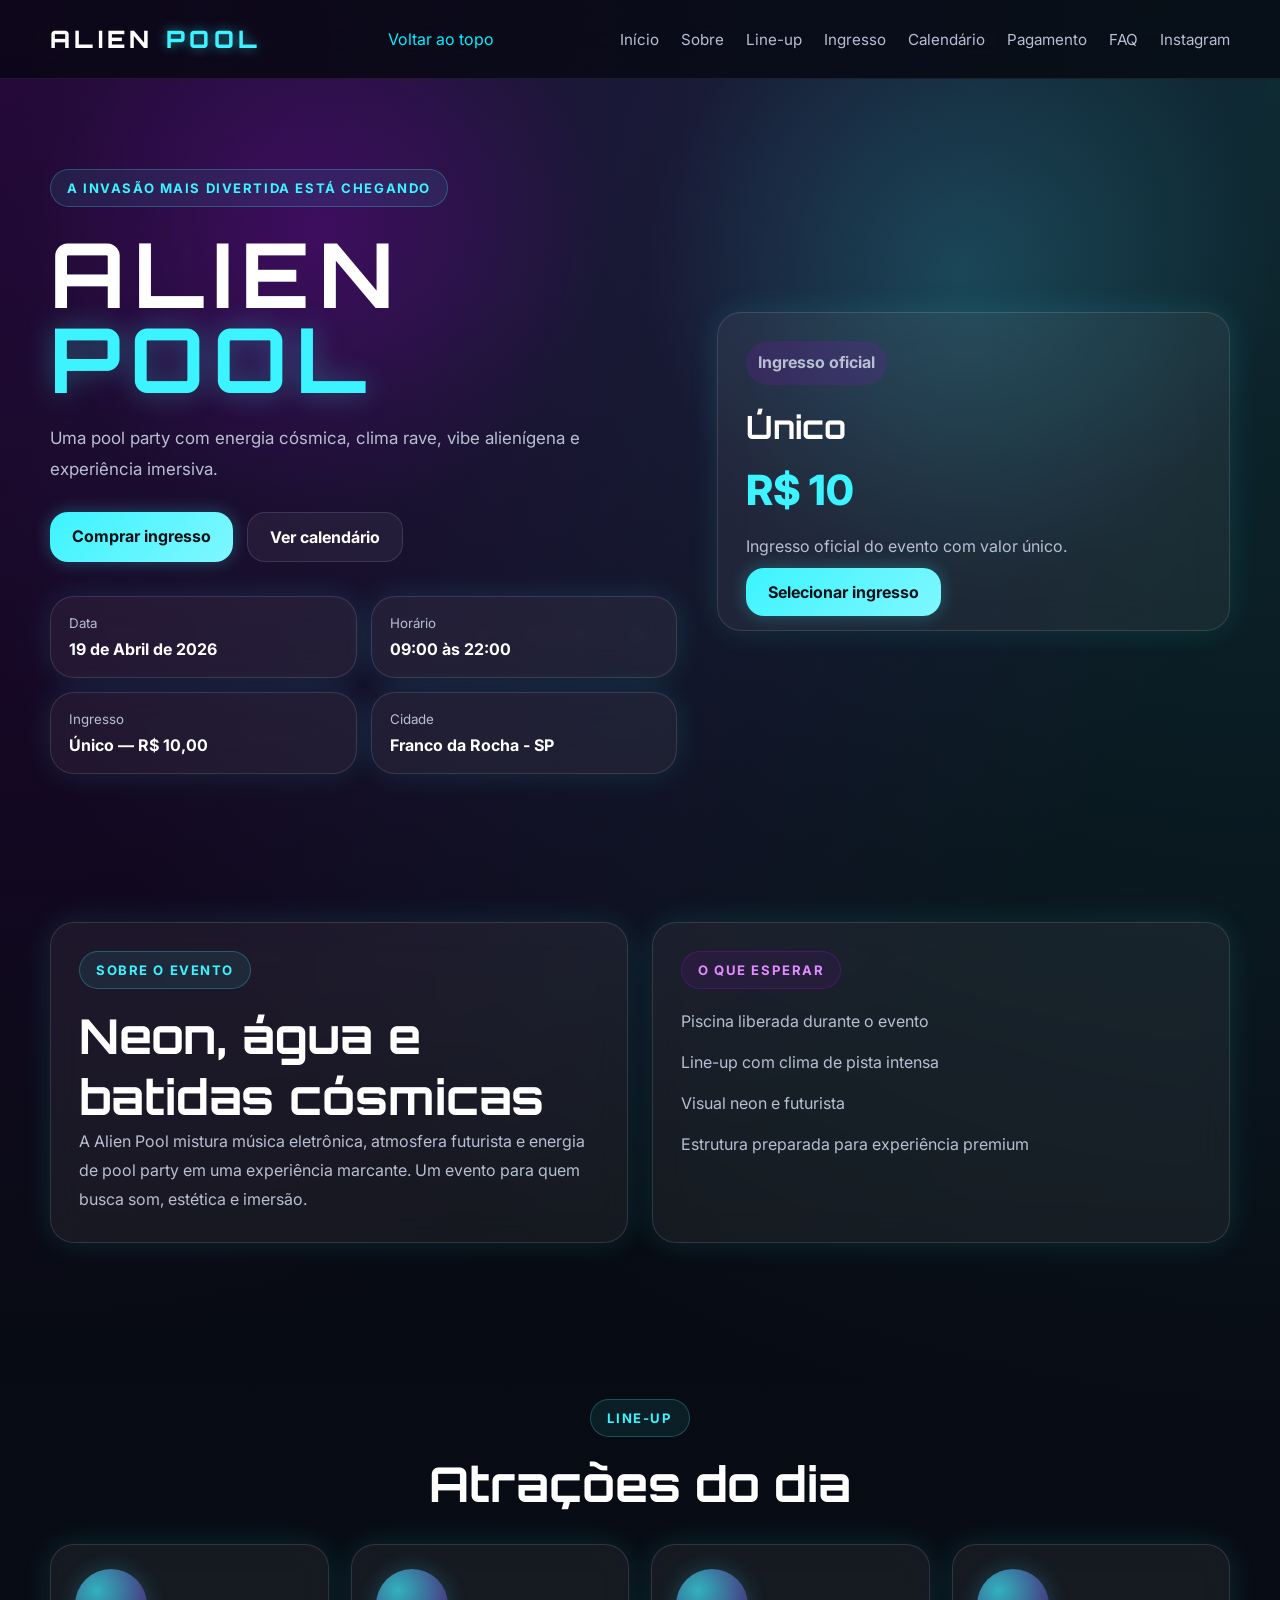
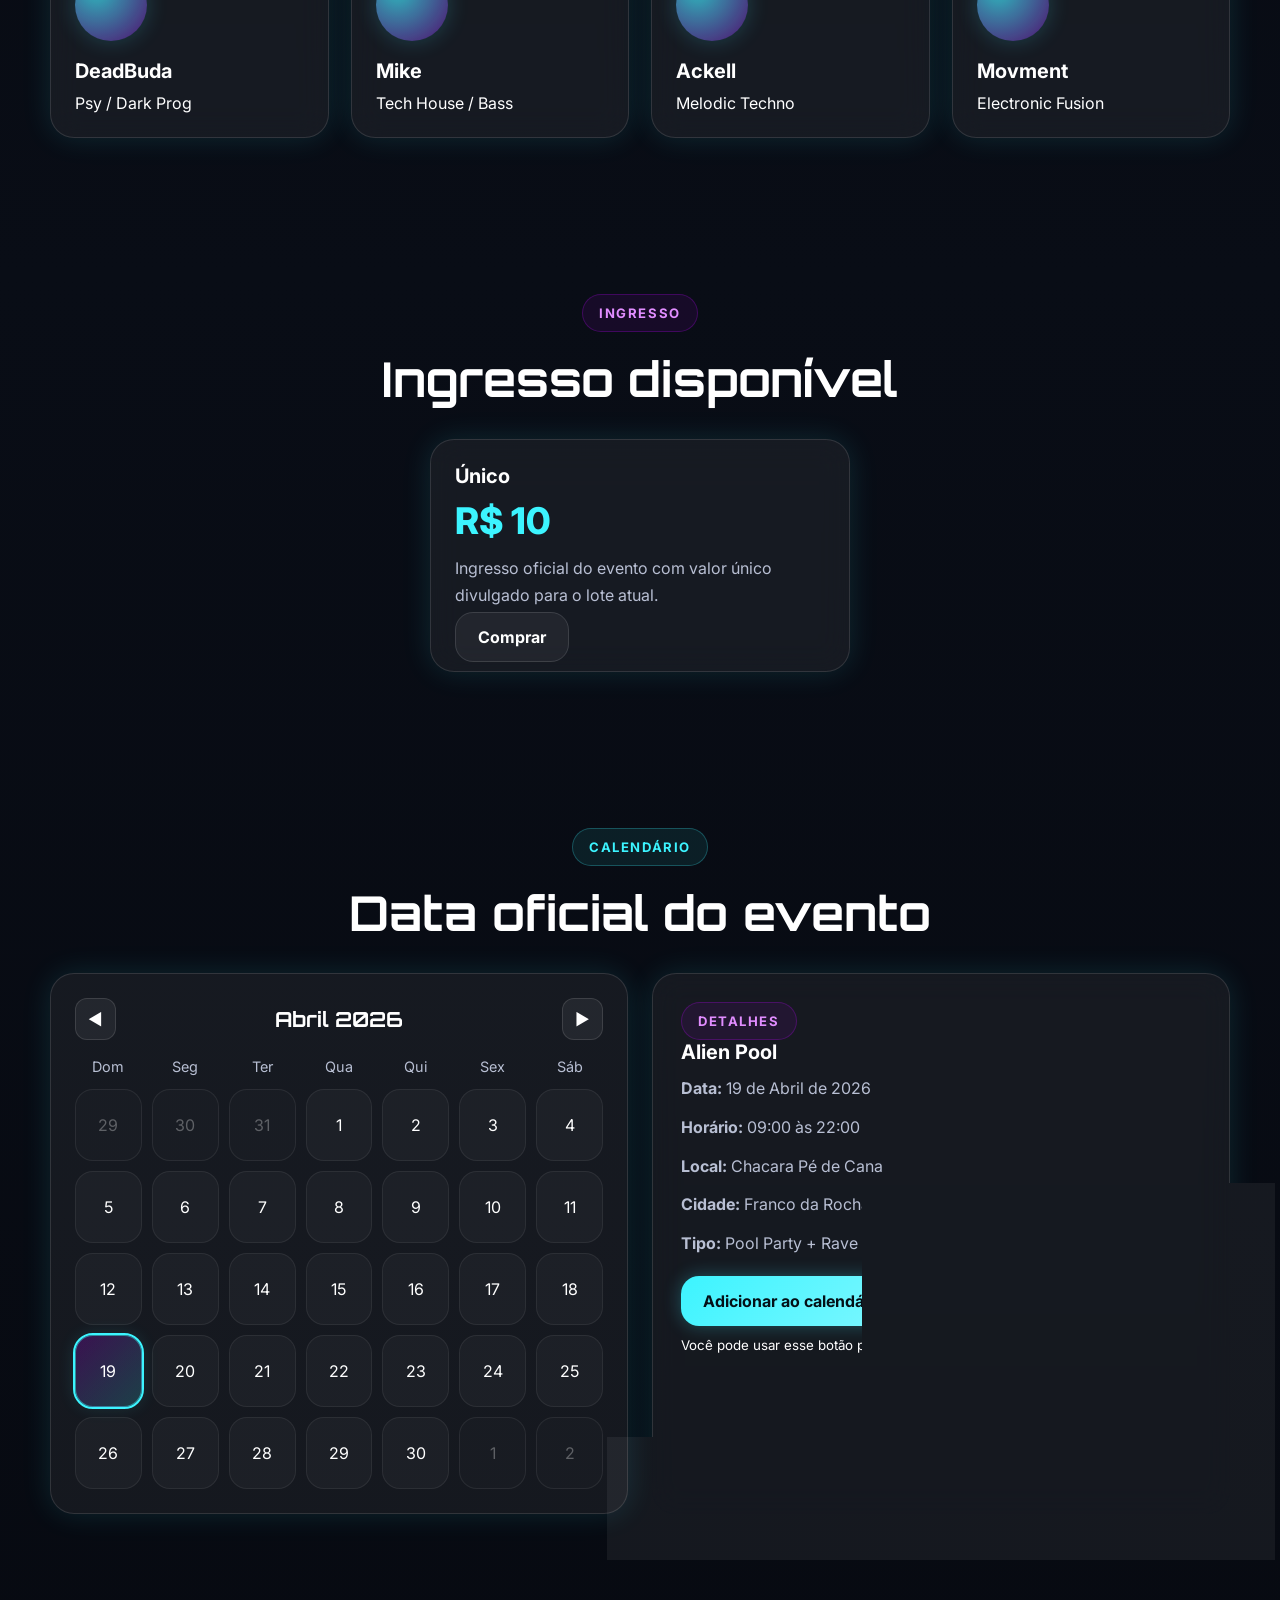
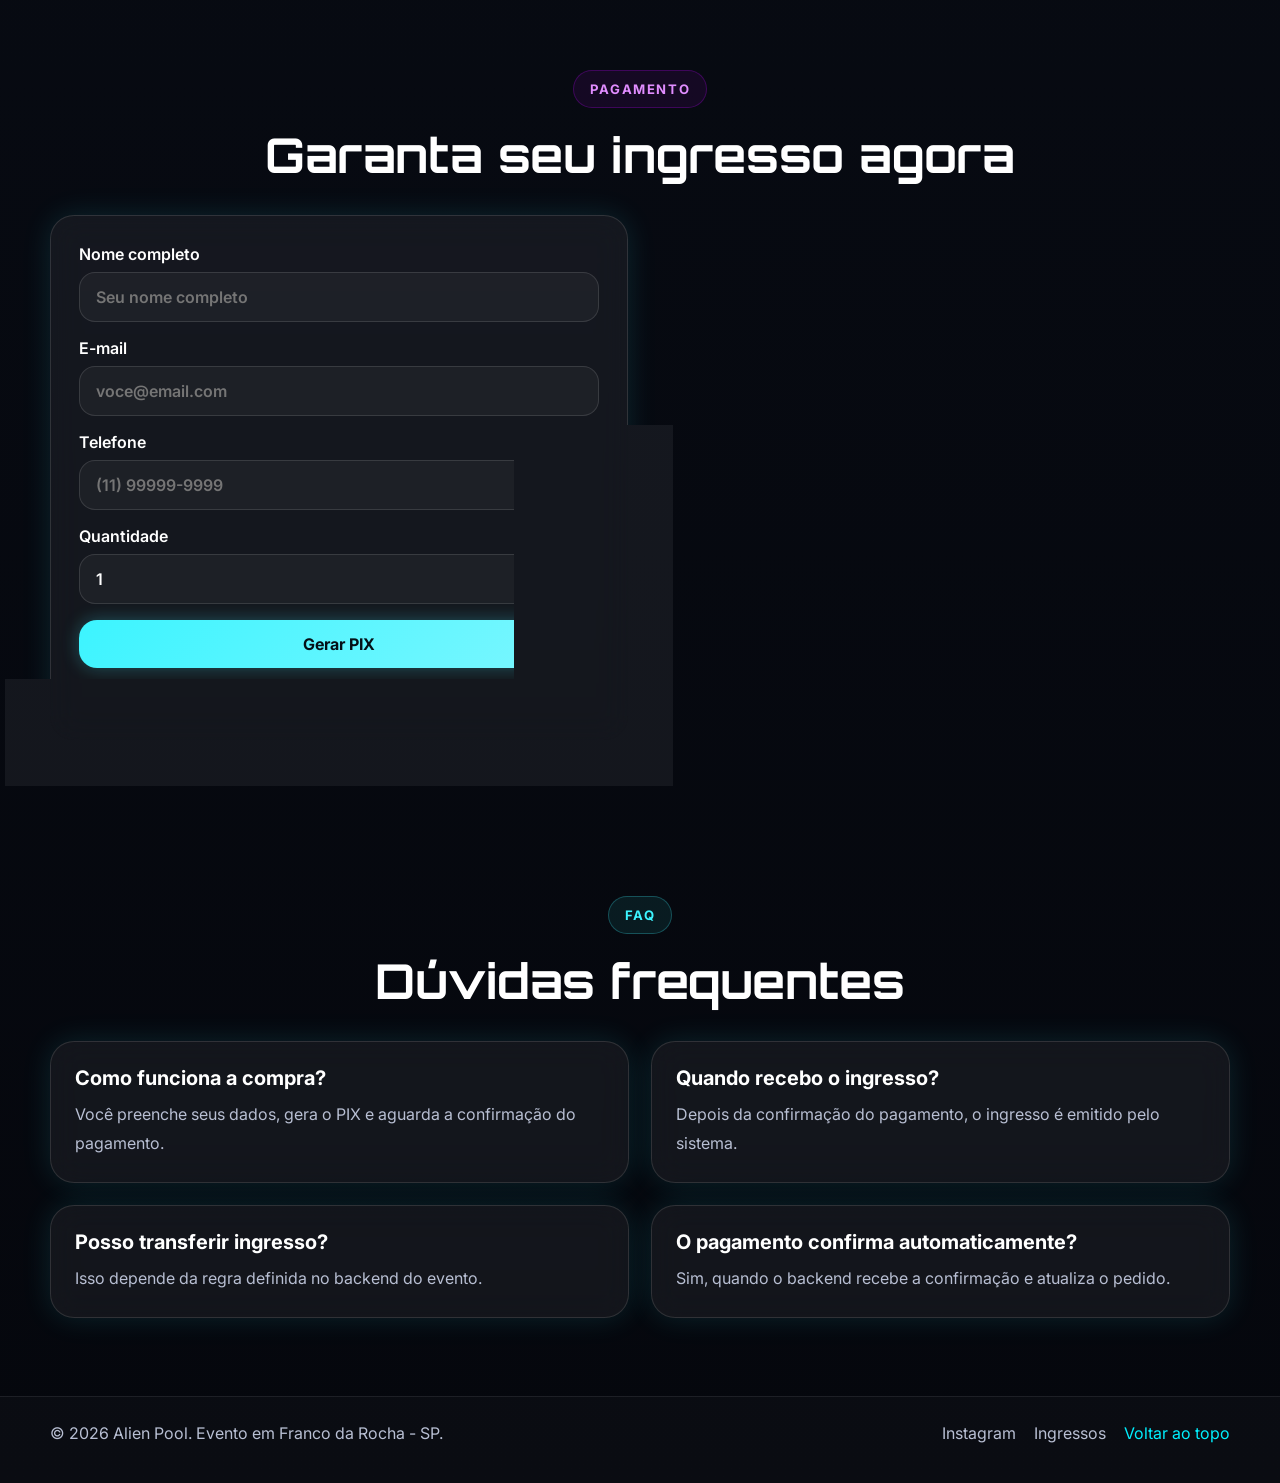
<file: index.html>
<!DOCTYPE html>
<html lang="pt-BR">
<head>
  <meta charset="UTF-8" />
  <meta name="viewport" content="width=device-width, initial-scale=1.0" />
  <title>Alien Pool | Ingressos</title>
  <meta name="description" content="Alien Pool — Festa eletrônica na piscina com temática alienígena." />

  <link rel="preconnect" href="https://fonts.googleapis.com">
  <link rel="preconnect" href="https://fonts.gstatic.com" crossorigin>
  <link href="https://fonts.googleapis.com/css2?family=Orbitron:wght@400;600;700;800&family=Inter:wght@400;500;600;700&display=swap" rel="stylesheet">

  <link rel="stylesheet" href="css/style.css" />
</head>
<body>
  <header class="site-header" id="topo">
    <div class="container nav-wrap">
      <a href="#hero" class="logo">ALIEN <span>POOL</span></a>

      <button type="button" id="backToTopBtn" class="back-to-top">Voltar ao topo</button>

      <nav class="nav" id="mainNav">
        <a href="#hero">Início</a>
        <a href="#sobre">Sobre</a>
        <a href="#lineup">Line-up</a>
        <a href="#ingressos">Ingresso</a>
        <a href="#calendario">Calendário</a>
        <a href="#checkout">Pagamento</a>
        <a href="#faq">FAQ</a>
        <a href="https://www.instagram.com/alienpoolpvt" target="_blank" rel="noopener noreferrer">Instagram</a>
      </nav>
    </div>
  </header>

  <main>
    <section class="hero" id="hero">
      <div class="hero-bg"></div>

      <div class="container hero-grid">
        <div class="hero-content reveal">
          <span class="tag">A invasão mais divertida está chegando</span>

          <h1>ALIEN <span>POOL</span></h1>

          <p>
            Uma pool party com energia cósmica, clima rave, vibe alienígena e experiência imersiva.
          </p>

          <div class="hero-actions">
            <a href="#checkout" class="btn btn-primary">Comprar ingresso</a>
            <a href="#calendario" class="btn btn-secondary">Ver calendário</a>
          </div>

          <div class="hero-info">
            <div class="info-card">
              <small>Data</small>
              <strong>19 de Abril de 2026</strong>
            </div>

            <div class="info-card">
              <small>Horário</small>
              <strong>09:00 às 22:00</strong>
            </div>

            <div class="info-card">
              <small>Ingresso</small>
              <strong>Único — R$ 10,00</strong>
            </div>

            <div class="info-card">
              <small>Cidade</small>
              <strong>Franco da Rocha - SP</strong>
            </div>
          </div>
        </div>

        <div class="hero-ticket reveal">
          <div class="ticket-card">
            <p class="ticket-badge">Ingresso oficial</p>
            <h2>Único</h2>
            <div class="ticket-price">R$ 10</div>
            <p>Ingresso oficial do evento com valor único.</p>
            <a href="#checkout" class="btn btn-primary">Selecionar ingresso</a>
          </div>
        </div>
      </div>
    </section>

    <section class="section" id="sobre">
      <div class="container two-col">
        <div class="panel reveal">
          <span class="section-tag">Sobre o evento</span>
          <h2>Neon, água e batidas cósmicas</h2>
          <p>
            A Alien Pool mistura música eletrônica, atmosfera futurista e energia de pool party em uma experiência marcante.
            Um evento para quem busca som, estética e imersão.
          </p>
        </div>

        <div class="panel reveal">
          <span class="section-tag secondary">O que esperar</span>
          <ul class="feature-list">
            <li>Piscina liberada durante o evento</li>
            <li>Line-up com clima de pista intensa</li>
            <li>Visual neon e futurista</li>
            <li>Estrutura preparada para experiência premium</li>
          </ul>
        </div>
      </div>
    </section>

    <section class="section" id="lineup">
      <div class="container">
        <div class="section-head reveal">
          <span class="section-tag">Line-up</span>
          <h2>Atrações do dia</h2>
        </div>

        <div class="card-grid">
          <article class="dj-card reveal">
            <div class="dj-avatar"></div>
            <h3>DeadBuda</h3>
            <p>Psy / Dark Prog</p>
          </article>

          <article class="dj-card reveal">
            <div class="dj-avatar"></div>
            <h3>Mike</h3>
            <p>Tech House / Bass</p>
          </article>

          <article class="dj-card reveal">
            <div class="dj-avatar"></div>
            <h3>Ackell</h3>
            <p>Melodic Techno</p>
          </article>

          <article class="dj-card reveal">
            <div class="dj-avatar"></div>
            <h3>Movment</h3>
            <p>Electronic Fusion</p>
          </article>
        </div>
      </div>
    </section>

    <section class="section" id="ingressos">
      <div class="container">
        <div class="section-head reveal">
          <span class="section-tag secondary">Ingresso</span>
          <h2>Ingresso disponível</h2>
        </div>

        <div class="ticket-grid">
          <article class="ticket-option reveal">
            <h3>Único</h3>
            <div class="value">R$ 10</div>
            <p>Ingresso oficial do evento com valor único divulgado para o lote atual.</p>
            <a href="#checkout" class="btn btn-secondary">Comprar</a>
          </article>
        </div>
      </div>
    </section>

    <section class="section" id="calendario">
      <div class="container">
        <div class="section-head reveal">
          <span class="section-tag">Calendário</span>
          <h2>Data oficial do evento</h2>
        </div>

        <div class="calendar-layout">
          <div class="calendar-box reveal">
            <div class="calendar-header">
              <button id="prevMonth" class="calendar-nav">◀</button>
              <h3 id="calendarMonth">Abril 2026</h3>
              <button id="nextMonth" class="calendar-nav">▶</button>
            </div>

            <div class="calendar-weekdays">
              <span>Dom</span>
              <span>Seg</span>
              <span>Ter</span>
              <span>Qua</span>
              <span>Qui</span>
              <span>Sex</span>
              <span>Sáb</span>
            </div>

            <div id="calendarDays" class="calendar-days"></div>
          </div>

          <div class="event-details panel reveal" id="eventDetails">
            <span class="section-tag secondary">Detalhes</span>
            <h3>Alien Pool</h3>
            <p><strong>Data:</strong> 19 de Abril de 2026</p>
            <p><strong>Horário:</strong> 09:00 às 22:00</p>
            <p><strong>Local:</strong> Chacara Pé de Cana</p>
            <p><strong>Cidade:</strong> Franco da Rocha - SP</p>
            <p><strong>Tipo:</strong> Pool Party + Rave</p>

            <div class="event-buttons">
              <button id="addCalendarBtn" class="btn btn-primary" type="button">Adicionar ao calendário</button>
              <a href="#checkout" class="btn btn-secondary">Reservar agora</a>
            </div>

            <small>Você pode usar esse botão para adicionar a data ao Google Calendar.</small>
          </div>
        </div>
      </div>
    </section>

    <section class="section" id="checkout">
      <div class="container">
        <div class="section-head reveal">
          <span class="section-tag secondary">Pagamento</span>
          <h2>Garanta seu ingresso agora</h2>
        </div>

        <div class="checkout-grid">
          <form id="checkoutForm" class="checkout-form panel reveal">
            <label>
              Nome completo
              <input type="text" id="name" placeholder="Seu nome completo" required />
            </label>

            <label>
              E-mail
              <input type="email" id="email" placeholder="voce@email.com" required />
            </label>

            <label>
              Telefone
              <input type="tel" id="phone" placeholder="(11) 99999-9999" required />
            </label>

            <label>
              Quantidade
              <input type="number" id="quantity" min="1" max="10" value="1" required />
            </label>

            <button type="submit" id="createOrderBtn" class="btn btn-primary full">Gerar PIX</button>
            <p class="form-note">Ao gerar o pedido, o sistema exibirá o QR Code PIX para pagamento.</p>
          </form>

          <aside class="order-summary panel reveal hidden" id="paymentSection">
            <span class="section-tag">PIX</span>
            <h3>Pagamento da Alien Pool</h3>

            <div class="pix-box">
              <img id="pixQrImage" alt="QR Code PIX" />
              <textarea id="pixCode" readonly placeholder="O código PIX aparecerá aqui"></textarea>
              <button type="button" id="copyPixBtn" class="btn btn-secondary full">Copiar código PIX</button>
            </div>

            <div class="summary-line">
              <span>Status</span>
              <strong id="paymentStatus">Aguardando geração</strong>
            </div>

            <div class="summary-line total">
              <span>Validade</span>
              <strong id="paymentExpiresAt">---</strong>
            </div>
          </aside>
        </div>
      </div>
    </section>

    <section class="section" id="faq">
      <div class="container">
        <div class="section-head reveal">
          <span class="section-tag">FAQ</span>
          <h2>Dúvidas frequentes</h2>
        </div>

        <div class="faq-list">
          <article class="faq-item reveal">
            <h3>Como funciona a compra?</h3>
            <p>Você preenche seus dados, gera o PIX e aguarda a confirmação do pagamento.</p>
          </article>

          <article class="faq-item reveal">
            <h3>Quando recebo o ingresso?</h3>
            <p>Depois da confirmação do pagamento, o ingresso é emitido pelo sistema.</p>
          </article>

          <article class="faq-item reveal">
            <h3>Posso transferir ingresso?</h3>
            <p>Isso depende da regra definida no backend do evento.</p>
          </article>

          <article class="faq-item reveal">
            <h3>O pagamento confirma automaticamente?</h3>
            <p>Sim, quando o backend recebe a confirmação e atualiza o pedido.</p>
          </article>
        </div>
      </div>
    </section>
  </main>

  <footer class="site-footer">
    <div class="container footer-wrap">
      <p>© 2026 Alien Pool. Evento em Franco da Rocha - SP.</p>

      <div class="footer-links">
        <a href="https://www.instagram.com/alienpoolpvt" target="_blank" rel="noopener noreferrer">Instagram</a>
        <a href="#checkout">Ingressos</a>
        <button type="button" class="back-to-top" onclick="scrollToTop()">Voltar ao topo</button>
      </div>
    </div>
  </footer>
  <script>
  document.addEventListener('DOMContentLoaded', function () {
    const backToTopBtn = document.getElementById('backToTopBtn');

    if (backToTopBtn) {
      backToTopBtn.addEventListener('click', function () {
        window.scrollTo({
          top: 0,
          behavior: 'smooth'
        });
      });
    }
  });
</script>

  <script src="js/main.js"></script>
  <script src="js/event.js"></script>
  <script src="js/payment.js"></script>
  <script src="js/checkout.js"></script>
  <script src="js/calendar.js"></script>
</body>
</html>
</file>
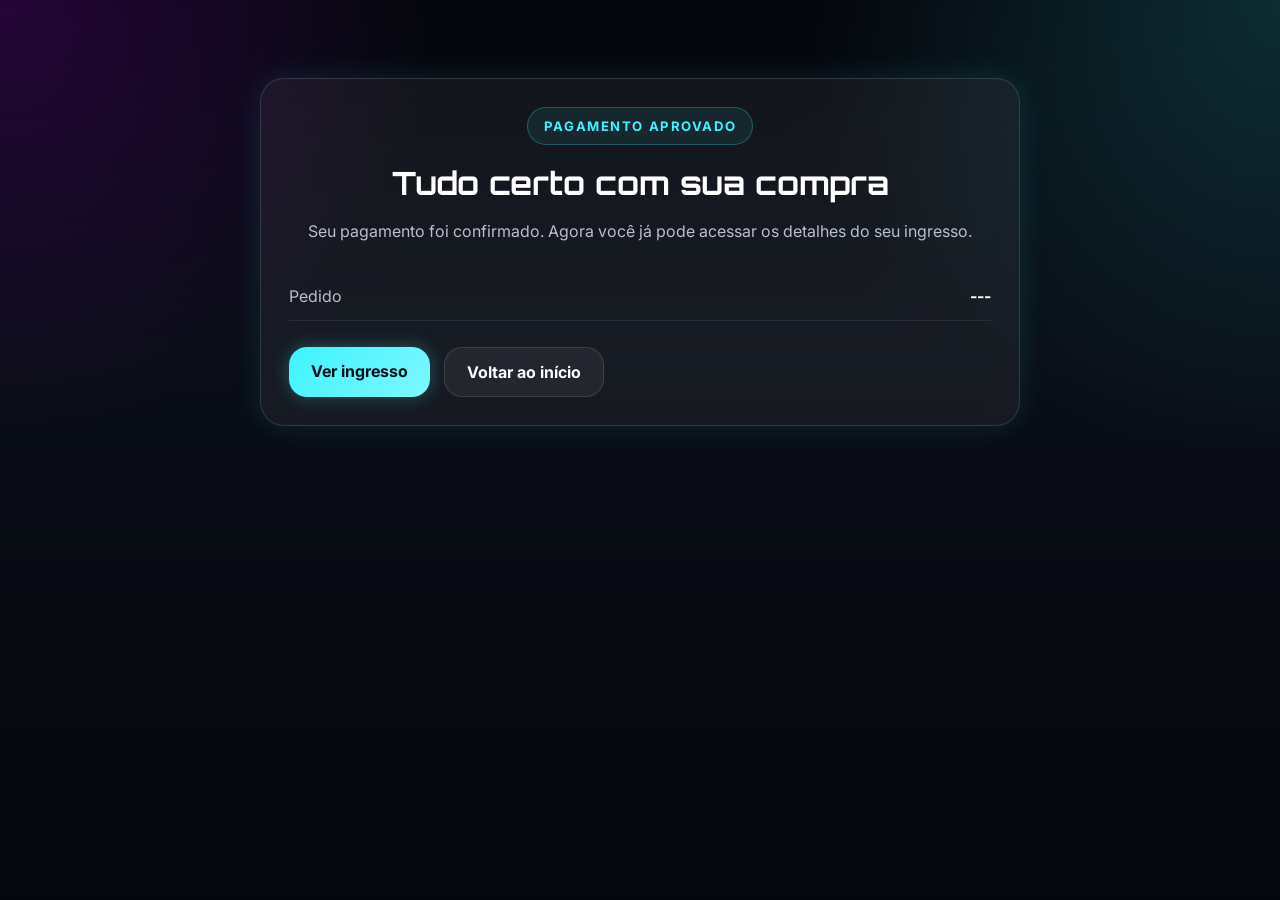
<file: success.html>
<!DOCTYPE html>
<html lang="pt-BR">
<head>
  <meta charset="UTF-8" />
  <meta name="viewport" content="width=device-width, initial-scale=1.0" />
  <title>Pagamento aprovado | Alien Pool</title>
  <link rel="preconnect" href="https://fonts.googleapis.com">
  <link rel="preconnect" href="https://fonts.gstatic.com" crossorigin>
  <link href="https://fonts.googleapis.com/css2?family=Orbitron:wght@400;600;700;800&family=Inter:wght@400;500;600;700&display=swap" rel="stylesheet">
  <link rel="stylesheet" href="css/style.css" />
</head>
<body>
  <main class="section">
    <div class="container">
      <div class="panel success-panel">
        <span class="section-tag">Pagamento aprovado</span>
        <h1 class="success-title">Tudo certo com sua compra</h1>
        <p class="success-text">
          Seu pagamento foi confirmado. Agora você já pode acessar os detalhes do seu ingresso.
        </p>

        <div class="summary-line success-order-line">
          <span>Pedido</span>
          <strong id="successOrderId">---</strong>
        </div>

        <div class="hero-actions success-actions">
          <a href="ticket.html" id="openTicketBtn" class="btn btn-primary">Ver ingresso</a>
          <a href="index.html" class="btn btn-secondary">Voltar ao início</a>
        </div>
      </div>
    </div>
  </main>

  <script>
    const params = new URLSearchParams(window.location.search);
    const orderId = params.get('orderId');
    const ticketCode = params.get('ticketCode');

    if (orderId) {
      document.getElementById('successOrderId').textContent = orderId;
    }

    const openTicketBtn = document.getElementById('openTicketBtn');

    if (ticketCode) {
      openTicketBtn.href = `ticket.html?ticketCode=${encodeURIComponent(ticketCode)}`;
    } else if (orderId) {
      openTicketBtn.href = `ticket.html?orderId=${encodeURIComponent(orderId)}`;
    }
  </script>
</body>
</html>
</file>
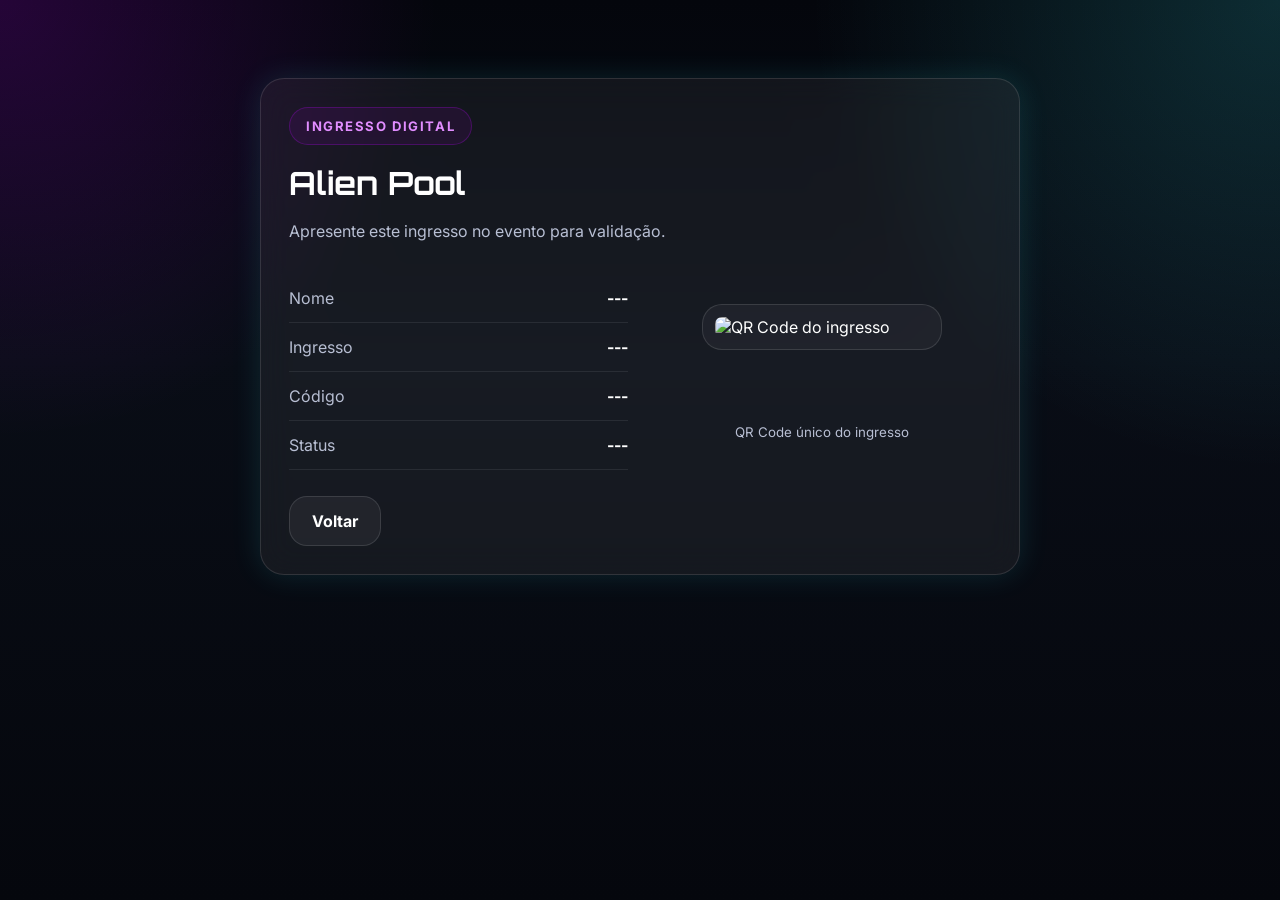
<file: ticket.html>
<!DOCTYPE html>
<html lang="pt-BR">
<head>
  <meta charset="UTF-8" />
  <meta name="viewport" content="width=device-width, initial-scale=1.0" />
  <title>Meu ingresso | Alien Pool</title>
  <link rel="preconnect" href="https://fonts.googleapis.com">
  <link rel="preconnect" href="https://fonts.gstatic.com" crossorigin>
  <link href="https://fonts.googleapis.com/css2?family=Orbitron:wght@400;600;700;800&family=Inter:wght@400;500;600;700&display=swap" rel="stylesheet">
  <link rel="stylesheet" href="css/style.css" />
</head>
<body>
  <main class="section">
    <div class="container">
      <div class="panel ticket-panel">
        <span class="section-tag secondary">Ingresso digital</span>
        <h1 class="ticket-title">Alien Pool</h1>
        <p class="ticket-subtitle">Apresente este ingresso no evento para validação.</p>

        <div class="checkout-grid ticket-grid-page">
          <div>
            <div class="summary-line"><span>Nome</span><strong id="ticketBuyer">---</strong></div>
            <div class="summary-line"><span>Ingresso</span><strong id="ticketType">---</strong></div>
            <div class="summary-line"><span>Código</span><strong id="ticketCode">---</strong></div>
            <div class="summary-line"><span>Status</span><strong id="ticketStatus">---</strong></div>
          </div>

          <div class="ticket-qr-wrap">
            <img id="ticketQr" alt="QR Code do ingresso" class="ticket-qr-image" />
            <small class="ticket-qr-note">QR Code único do ingresso</small>
          </div>
        </div>

        <div class="hero-actions ticket-actions">
          <a href="index.html" class="btn btn-secondary">Voltar</a>
        </div>
      </div>
    </div>
  </main>

  <script src="js/ticket.js"></script>
</body>
</html>
</file>
<file: css/style.css>
:root {
  --bg: #05070d;
  --bg-soft: #0d1220;
  --panel: rgba(255, 255, 255, 0.06);
  --border: rgba(255, 255, 255, 0.12);
  --text: #ffffff;
  --muted: #b8bfd3;
  --cyan: #3cf4ff;
  --purple: #bb00ff;
  --shadow: 0 0 30px rgba(60, 244, 255, 0.12);
  --radius: 24px;
  --container: 1180px;
}

* {
  margin: 0;
  padding: 0;
  box-sizing: border-box;
}

html {
  scroll-behavior: smooth;
}

body {
  font-family: 'Inter', sans-serif;
  background:
    radial-gradient(circle at top left, rgba(187, 0, 255, 0.18), transparent 28%),
    radial-gradient(circle at top right, rgba(60, 244, 255, 0.16), transparent 30%),
    linear-gradient(180deg, #04060c 0%, #090d16 40%, #05070d 100%);
  color: var(--text);
  min-height: 100vh;
}

body.menu-open {
  overflow: hidden;
}

a {
  color: inherit;
  text-decoration: none;
}

button,
input,
select,
textarea {
  font: inherit;
}

.container {
  width: min(100% - 32px, var(--container));
  margin: 0 auto;
}

.hidden {
  display: none !important;
}

.site-header {
  position: sticky;
  top: 0;
  z-index: 1000;
  backdrop-filter: blur(18px);
  background: rgba(5, 7, 13, 0.7);
  border-bottom: 1px solid rgba(255, 255, 255, 0.08);
}

.nav-wrap {
  min-height: 78px;
  display: flex;
  align-items: center;
  justify-content: space-between;
  gap: 20px;
}

.logo {
  font-family: 'Orbitron', sans-serif;
  font-weight: 800;
  font-size: 1.5rem;
  letter-spacing: 0.18em;
}

.logo span {
  color: var(--cyan);
  text-shadow: 0 0 12px rgba(60, 244, 255, 0.55);
}

.nav {
  display: flex;
  align-items: center;
  gap: 22px;
}

.nav a {
  font-size: 0.95rem;
  color: var(--muted);
  transition: 0.25s ease;
}

.nav a:hover {
  color: var(--cyan);
}

.menu-toggle {
  display: none;
  border: 1px solid var(--border);
  background: rgba(255,255,255,0.05);
  color: var(--text);
  border-radius: 14px;
  padding: 10px 14px;
  cursor: pointer;
}

.hero {
  position: relative;
  overflow: hidden;
  padding: 90px 0 70px;
}

.hero-bg {
  position: absolute;
  inset: 0;
  background:
    radial-gradient(circle at 25% 20%, rgba(187, 0, 255, 0.2), transparent 25%),
    radial-gradient(circle at 75% 25%, rgba(60, 244, 255, 0.18), transparent 28%);
  pointer-events: none;
}

.hero-grid {
  position: relative;
  display: grid;
  grid-template-columns: 1.1fr 0.9fr;
  gap: 40px;
  align-items: center;
}

.tag,
.section-tag {
  display: inline-flex;
  align-items: center;
  padding: 10px 16px;
  border: 1px solid rgba(60, 244, 255, 0.25);
  border-radius: 999px;
  background: rgba(60, 244, 255, 0.08);
  color: var(--cyan);
  font-size: 0.82rem;
  font-weight: 700;
  letter-spacing: 0.12em;
  text-transform: uppercase;
}

.section-tag.secondary {
  border-color: rgba(187, 0, 255, 0.25);
  background: rgba(187, 0, 255, 0.08);
  color: #e18dff;
}

.hero-content h1 {
  margin-top: 24px;
  font-family: 'Orbitron', sans-serif;
  font-size: clamp(3rem, 7vw, 5.8rem);
  line-height: 0.95;
  letter-spacing: 0.1em;
}

.hero-content h1 span {
  color: var(--cyan);
  text-shadow: 0 0 28px rgba(60, 244, 255, 0.34);
}

.hero-content p {
  margin-top: 22px;
  max-width: 620px;
  color: var(--muted);
  line-height: 1.8;
  font-size: 1.06rem;
}

.hero-actions {
  display: flex;
  flex-wrap: wrap;
  gap: 14px;
  margin-top: 28px;
}

.btn {
  border: none;
  cursor: pointer;
  padding: 14px 22px;
  border-radius: 18px;
  font-weight: 700;
  transition: transform 0.25s ease, box-shadow 0.25s ease;
}

.btn:hover {
  transform: translateY(-2px);
}

.btn-primary {
  background: linear-gradient(135deg, var(--cyan), #7ff7ff);
  color: #041017;
  box-shadow: 0 0 18px rgba(60, 244, 255, 0.28);
}

.btn-secondary {
  background: rgba(255,255,255,0.05);
  color: var(--text);
  border: 1px solid var(--border);
}

.btn.full {
  width: 100%;
}

.hero-info {
  margin-top: 34px;
  display: grid;
  grid-template-columns: repeat(2, minmax(0, 1fr));
  gap: 14px;
}

.info-card,
.panel,
.ticket-card,
.ticket-option,
.dj-card,
.faq-item {
  background: var(--panel);
  border: 1px solid var(--border);
  border-radius: var(--radius);
  backdrop-filter: blur(16px);
  box-shadow: var(--shadow);
}

.info-card {
  padding: 18px;
}

.info-card small {
  display: block;
  color: var(--muted);
  margin-bottom: 8px;
}

.ticket-card {
  padding: 28px;
}

.ticket-badge {
  display: inline-block;
  padding: 8px 12px;
  border-radius: 999px;
  background: rgba(187, 0, 255, 0.12);
  color: #f0b5ff;
  font-weight: 700;
  margin-bottom: 18px;
}

.ticket-card h2 {
  font-family: 'Orbitron', sans-serif;
  font-size: 2rem;
}

.ticket-price {
  margin: 18px 0;
  font-size: 2.6rem;
  font-weight: 800;
  color: var(--cyan);
}

.ticket-card p {
  color: var(--muted);
  line-height: 1.7;
  margin-bottom: 22px;
}

.section {
  padding: 78px 0;
}

.section-head {
  text-align: center;
  margin-bottom: 30px;
}

.section-head h2,
.panel h2 {
  margin-top: 16px;
  font-size: clamp(2rem, 4vw, 3rem);
  font-family: 'Orbitron', sans-serif;
}

.two-col,
.checkout-grid,
.calendar-layout {
  display: grid;
  grid-template-columns: repeat(2, minmax(0, 1fr));
  gap: 24px;
}

.panel {
  padding: 28px;
}

.panel p,
.feature-list li,
.faq-item p,
.order-summary small {
  color: var(--muted);
  line-height: 1.8;
}

.feature-list {
  list-style: none;
  display: grid;
  gap: 12px;
  margin-top: 18px;
}

.card-grid,
.ticket-grid,
.faq-list {
  display: grid;
  gap: 22px;
}

.card-grid {
  grid-template-columns: repeat(4, minmax(0, 1fr));
}

.ticket-grid {
  grid-template-columns: repeat(1, minmax(0, 1fr));
  max-width: 420px;
  margin: 0 auto;
}

.dj-card,
.ticket-option,
.faq-item {
  padding: 24px;
}

.dj-avatar {
  width: 72px;
  height: 72px;
  border-radius: 50%;
  background: radial-gradient(circle at 30% 30%, rgba(60,244,255,0.7), rgba(187,0,255,0.35));
  margin-bottom: 18px;
  box-shadow: 0 0 22px rgba(60,244,255,0.2);
}

.dj-card h3,
.ticket-option h3,
.faq-item h3,
.order-summary h3,
.event-details h3 {
  font-size: 1.25rem;
  margin-bottom: 10px;
}

.ticket-option .value {
  font-size: 2.3rem;
  font-weight: 800;
  color: var(--cyan);
  margin-bottom: 12px;
}

.ticket-option p {
  color: var(--muted);
  line-height: 1.7;
  margin-bottom: 18px;
}

.calendar-box {
  background: var(--panel);
  border: 1px solid var(--border);
  border-radius: var(--radius);
  padding: 24px;
  box-shadow: var(--shadow);
}

.calendar-header {
  display: flex;
  align-items: center;
  justify-content: space-between;
  margin-bottom: 18px;
}

.calendar-header h3 {
  font-family: 'Orbitron', sans-serif;
  font-size: 1.3rem;
}

.calendar-nav {
  background: rgba(255,255,255,0.06);
  border: 1px solid var(--border);
  color: var(--text);
  border-radius: 12px;
  padding: 10px 12px;
  cursor: pointer;
}

.calendar-weekdays,
.calendar-days {
  display: grid;
  grid-template-columns: repeat(7, 1fr);
  gap: 10px;
}

.calendar-weekdays {
  margin-bottom: 14px;
}

.calendar-weekdays span {
  text-align: center;
  color: var(--muted);
  font-size: 0.9rem;
}

.calendar-day {
  min-height: 72px;
  border-radius: 18px;
  border: 1px solid rgba(255,255,255,0.07);
  background: rgba(255,255,255,0.03);
  color: var(--text);
  display: flex;
  align-items: center;
  justify-content: center;
  cursor: pointer;
}

.calendar-day.muted {
  color: rgba(255,255,255,0.3);
  background: rgba(255,255,255,0.015);
}

.calendar-day.event {
  background: linear-gradient(135deg, rgba(187, 0, 255, 0.22), rgba(60,244,255,0.18));
  border-color: rgba(60,244,255,0.45);
  box-shadow: 0 0 18px rgba(60,244,255,0.14);
}

.calendar-day.selected {
  outline: 2px solid var(--cyan);
}

.event-details p {
  margin: 10px 0;
}

.event-buttons {
  display: flex;
  flex-wrap: wrap;
  gap: 12px;
  margin: 18px 0 8px;
}

.checkout-form {
  display: grid;
  gap: 16px;
}

.checkout-form label {
  display: grid;
  gap: 8px;
  color: var(--text);
  font-weight: 600;
}

.checkout-form input,
.checkout-form select,
.checkout-form textarea,
#pixCode {
  width: 100%;
  padding: 14px 16px;
  border-radius: 16px;
  border: 1px solid var(--border);
  background: rgba(255,255,255,0.04);
  color: var(--text);
  outline: none;
}

.checkout-form input:focus,
.checkout-form select:focus,
.checkout-form textarea:focus,
#pixCode:focus {
  border-color: rgba(60,244,255,0.45);
  box-shadow: 0 0 0 3px rgba(60,244,255,0.08);
}

.form-note {
  color: var(--muted);
  font-size: 0.95rem;
}

.order-summary {
  display: grid;
  gap: 14px;
  align-content: start;
}

.summary-line {
  display: flex;
  align-items: center;
  justify-content: space-between;
  gap: 16px;
  padding: 14px 0;
  border-bottom: 1px solid rgba(255,255,255,0.08);
}

.summary-line span {
  color: var(--muted);
}

.summary-line.total strong {
  color: var(--cyan);
  font-size: 1.05rem;
}

.pix-box {
  display: grid;
  gap: 14px;
  justify-items: center;
  margin: 18px 0;
}

#pixQrImage {
  width: 240px;
  max-width: 100%;
  border-radius: 20px;
  border: 1px solid rgba(255,255,255,0.12);
  background: rgba(255,255,255,0.04);
  padding: 12px;
}

#pixCode {
  min-height: 120px;
  resize: vertical;
}

.faq-list {
  grid-template-columns: repeat(2, minmax(0, 1fr));
}

.site-footer {
  padding: 26px 0 40px;
  border-top: 1px solid rgba(255,255,255,0.08);
  background: rgba(255,255,255,0.02);
}

.footer-wrap {
  display: flex;
  justify-content: space-between;
  gap: 20px;
  flex-wrap: wrap;
  color: var(--muted);
}

.footer-links {
  display: flex;
  gap: 18px;
  flex-wrap: wrap;
}

.success-panel,
.ticket-panel {
  max-width: 760px;
  margin: 0 auto;
}

.success-panel {
  text-align: center;
}

.success-title,
.ticket-title {
  margin-top: 18px;
  font-family: 'Orbitron', sans-serif;
}

.success-text,
.ticket-subtitle {
  margin-top: 14px;
}

.success-order-line,
.success-actions,
.ticket-actions {
  margin-top: 26px;
}

.ticket-grid-page {
  margin-top: 28px;
}

.ticket-qr-wrap {
  display: grid;
  place-items: center;
  gap: 14px;
}

.ticket-qr-image {
  width: 240px;
  max-width: 100%;
  border-radius: 20px;
  border: 1px solid rgba(255,255,255,0.12);
  background: rgba(255,255,255,0.04);
  padding: 12px;
}

.ticket-qr-note {
  color: var(--muted);
  text-align: center;
}

.reveal {
  opacity: 0;
  transform: translateY(18px);
  transition: 0.6s ease;
}

.reveal.visible {
  opacity: 1;
  transform: translateY(0);
}

@media (max-width: 980px) {
  .hero-grid,
  .two-col,
  .checkout-grid,
  .calendar-layout,
  .card-grid,
  .faq-list {
    grid-template-columns: 1fr;
  }
}

@media (max-width: 860px) {
  .menu-toggle {
    display: inline-flex;
  }

  .nav {
    position: fixed;
    top: 78px;
    left: 16px;
    right: 16px;
    display: none;
    flex-direction: column;
    align-items: stretch;
    gap: 8px;
    padding: 14px;
    background: rgba(7, 10, 18, 0.96);
    border: 1px solid var(--border);
    border-radius: 22px;
    box-shadow: var(--shadow);
  }

  .nav.open {
    display: flex;
  }

  .nav a {
    padding: 12px 14px;
    border-radius: 14px;
    background: rgba(255,255,255,0.03);
  }
}

@media (max-width: 640px) {
  .hero {
    padding-top: 72px;
  }

  .hero-info {
    grid-template-columns: 1fr;
  }

  .calendar-day {
    min-height: 58px;
  }

  .section {
    padding: 60px 0;
  }
}
html {
  scroll-behavior: smooth;
}

/* RESET TOTAL DO BOTÃO */
.back-to-top {
  background: transparent !important;
  border: none !important;
  outline: none !important;
  box-shadow: none !important;

  color: #00f0ff;
  cursor: pointer;
  font: inherit;

  padding: 0;
  margin: 0;

  -webkit-tap-highlight-color: transparent;
}

/* REMOVE QUALQUER ESTADO DO NAVEGADOR */
.back-to-top:focus,
.back-to-top:active,
.back-to-top:focus-visible {
  outline: none !important;
  box-shadow: none !important;
  border: none !important;
}

/* EDGE/CHROME FIX */
button.back-to-top::-moz-focus-inner {
  border: 0;
}

/* FORÇA NÃO APARECER BORDA EM LINKS/FOCO GLOBAL */
button {
  outline: none;
}
</file>
